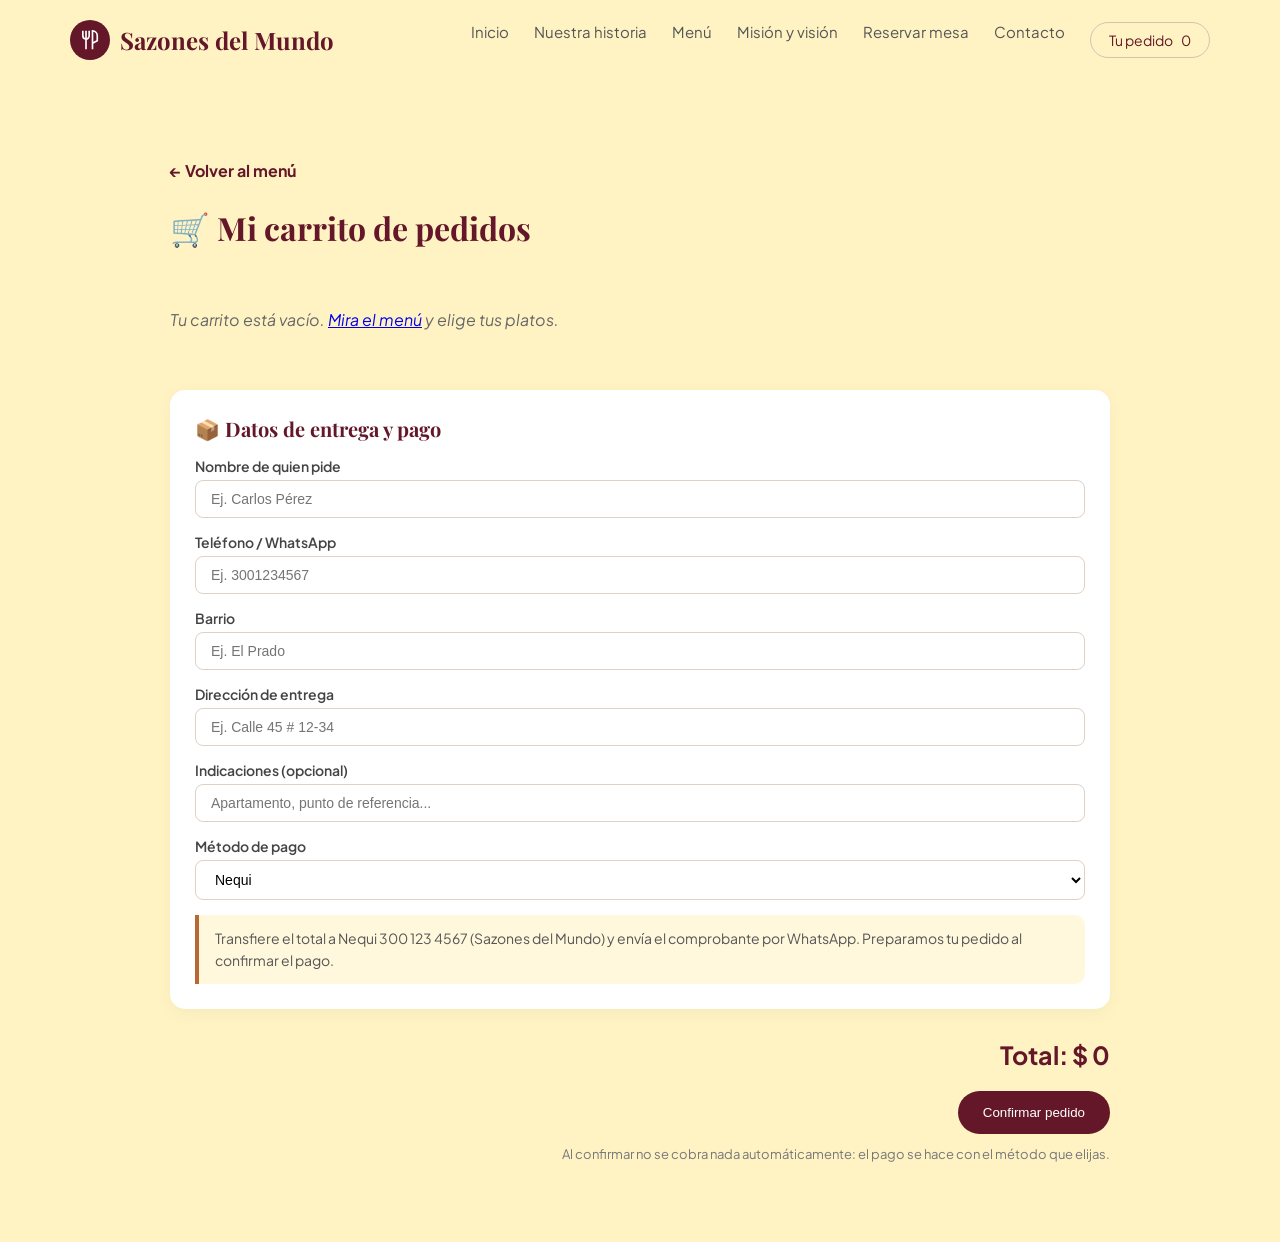
<file: Cart.html>
<!DOCTYPE html>
<html lang="es">
<head>
    <meta charset="UTF-8">
    <meta name="viewport" content="width=device-width, initial-scale=1.0">
    <title>Mi pedido | Sazones del Mundo</title>
    <link rel="preconnect" href="https://fonts.googleapis.com">
    <link rel="preconnect" href="https://fonts.gstatic.com" crossorigin>
    <link href="https://fonts.googleapis.com/css2?family=Playfair+Display:ital,wght@0,600;0,700;1,400&family=Plus+Jakarta+Sans:wght@400;500;600;700&display=swap" rel="stylesheet">
    <link rel="stylesheet" href="style.css">
    <style>
        .carrito {
            max-width: 1000px;
            margin: 50px auto;
            padding: 30px;
        }

        .carrito h1 {
            color: #631728;
            font-family: 'Playfair Display', serif;
            margin-bottom: 30px;
        }

        .producto-carrito {
            display: flex;
            align-items: center;
            gap: 20px;
            padding: 20px 0;
            border-bottom: 1px solid #dfd1c3;
        }

        .producto-carrito img {
            width: 110px;
            height: 90px;
            object-fit: cover;
            border-radius: 15px;
        }

        .producto-info {
            flex: 1;
        }

        .producto-info h3 {
            color: #631728;
            margin-bottom: 8px;
        }

        .cantidad-control {
            display: flex;
            align-items: center;
            gap: 10px;
            margin-top: 8px;
        }

        .cantidad-control button {
            width: 28px;
            height: 28px;
            border-radius: 50%;
            border: 1px solid #631728;
            background: #fff;
            color: #631728;
            font-size: 16px;
            cursor: pointer;
        }

        .cantidad-control span {
            min-width: 20px;
            text-align: center;
            font-weight: bold;
        }

        .producto-subtotal {
            color: #631728;
            font-weight: bold;
        }

        .eliminar {
            border: none;
            cursor: pointer;
            padding: 7px 12px;
            border-radius: 8px;
            background: #f3eae0;
            color: #631728;
            font-size: 16px;
        }

        .resumen {
            margin-top: 30px;
            text-align: right;
        }

        .total {
            color: #631728;
            font-size: 25px;
            font-weight: bold;
            margin-bottom: 20px;
        }

        .btn-comprar {
            display: inline-block;
            background: #631728;
            color: white;
            padding: 14px 25px;
            border-radius: 25px;
            text-decoration: none;
            border: none;
            cursor: pointer;
        }

        .btn-volver {
            display: inline-block;
            margin-bottom: 25px;
            color: #631728;
            text-decoration: none;
            font-weight: bold;
        }

        .vacio {
            color: #666;
            padding: 30px 0;
            font-style: italic;
        }

        .info-pago {
            background: #fff8dc;
            border-left: 4px solid #b86835;
            padding: 12px 16px;
            border-radius: 0 10px 10px 0;
            font-size: 14px;
            line-height: 1.6;
            color: #555;
        }

        .lista-pedido {
            margin: 10px 0 15px 20px;
            line-height: 1.8;
            text-align: left;
        }

        .datos-pedido {
            text-align: left;
            display: inline-block;
            margin: 15px 0;
            line-height: 1.8;
            color: #444;
        }

        @media (max-width: 600px) {
            .producto-carrito {
                flex-wrap: wrap;
            }

            .carrito {
                padding: 20px;
            }
        }
    </style>
</head>
<body>

    <header class="header">
        <div class="header-container">
            <a href="Index.html" class="logo">
                <div class="logo-icon">
                    <svg viewBox="0 0 24 24" fill="none" stroke="#ffffff" stroke-width="2" width="20" height="20">
                        <path d="M11 1v6a3.8 3.8 0 0 1-7.6 0V1"></path>
                        <line x1="7.2" y1="1" x2="7.2" y2="23"></line>
                        <path d="M15 23V1a5.7 5.7 0 0 1 5.7 5.7V13l-5.7 3"></path>
                    </svg>
                </div>
                <span class="logo-text">Sazones del Mundo</span>
            </a>
            <nav class="nav-menu">
                <a href="Index.html" class="nav-link">Inicio</a>
                <a href="Our_Story.html" class="nav-link">Nuestra historia</a>
                <a href="Menu.html" class="nav-link">Menú</a>
                <a href="Mission-Vision.html" class="nav-link">Misión y visión</a>
                <a href="Reservations.html" class="nav-link">Reservar mesa</a>
                <a href="Contact.html" class="nav-link">Contacto</a>
                <a href="Cart.html" class="btn-order">
                    <span>Tu pedido</span>
                    <span id="cart-count">0</span>
                </a>
            </nav>
        </div>
    </header>

    <main class="carrito">
        <a href="Menu.html" class="btn-volver">← Volver al menú</a>

        <h1>🛒 Mi carrito de pedidos</h1>

        <!-- Aquí se cargan dinámicamente los productos -->
        <div id="productos-carrito"></div>

        <!-- Formulario de datos de entrega y pago -->
        <form id="formulario-pedido" class="seccion-checkout" style="background: #fff; padding: 25px; border-radius: 15px; margin-top: 30px; text-align: left; box-shadow: 0 4px 18px rgba(0,0,0,0.04);">
            <h3 style="color: #631728; font-family: 'Playfair Display', serif; margin-bottom: 15px; font-size: 20px;">📦 Datos de entrega y pago</h3>

            <div style="display: grid; gap: 15px;">
                <div>
                    <label style="display: block; font-weight: 600; font-size: 14px; color: #444; margin-bottom: 5px;">Nombre de quien pide</label>
                    <input type="text" id="nombre-cliente" required placeholder="Ej. Carlos Pérez" style="width: 100%; padding: 10px 15px; border: 1px solid #dfd1c3; border-radius: 8px; font-size: 14px;">
                </div>
                <div>
                    <label style="display: block; font-weight: 600; font-size: 14px; color: #444; margin-bottom: 5px;">Teléfono / WhatsApp</label>
                    <input type="tel" id="telefono-cliente" required pattern="[0-9 ]{10,}" title="Mínimo 10 dígitos" placeholder="Ej. 3001234567" style="width: 100%; padding: 10px 15px; border: 1px solid #dfd1c3; border-radius: 8px; font-size: 14px;">
                </div>
                <div>
                    <label style="display: block; font-weight: 600; font-size: 14px; color: #444; margin-bottom: 5px;">Barrio</label>
                    <input type="text" id="barrio-cliente" required placeholder="Ej. El Prado" style="width: 100%; padding: 10px 15px; border: 1px solid #dfd1c3; border-radius: 8px; font-size: 14px;">
                </div>
                <div>
                    <label style="display: block; font-weight: 600; font-size: 14px; color: #444; margin-bottom: 5px;">Dirección de entrega</label>
                    <input type="text" id="direccion-cliente" required placeholder="Ej. Calle 45 # 12-34" style="width: 100%; padding: 10px 15px; border: 1px solid #dfd1c3; border-radius: 8px; font-size: 14px;">
                </div>
                <div>
                    <label style="display: block; font-weight: 600; font-size: 14px; color: #444; margin-bottom: 5px;">Indicaciones (opcional)</label>
                    <input type="text" id="indicaciones-cliente" placeholder="Apartamento, punto de referencia..." style="width: 100%; padding: 10px 15px; border: 1px solid #dfd1c3; border-radius: 8px; font-size: 14px;">
                </div>
                <div>
                    <label style="display: block; font-weight: 600; font-size: 14px; color: #444; margin-bottom: 5px;">Método de pago</label>
                    <select id="metodo-pago" style="width: 100%; padding: 10px 15px; border: 1px solid #dfd1c3; border-radius: 8px; font-size: 14px; background: #fff;">
                        <option value="Nequi">Nequi</option>
                        <option value="Bancolombia">Bancolombia</option>
                        <option value="Efectivo">Efectivo contra entrega</option>
                    </select>
                </div>
                <div id="info-pago" class="info-pago"></div>
            </div>
        </form>

        <div class="resumen">
            <p class="total">
                Total: <span id="total-carrito">$ 0</span>
            </p>
            <button class="btn-comprar" id="checkout-btn">
                Confirmar pedido
            </button>
            <p style="font-size: 13px; color: #777; margin-top: 12px;">Al confirmar no se cobra nada automáticamente: el pago se hace con el método que elijas.</p>
        </div>

        <!-- Mensaje de confirmación (oculto por defecto) -->
        <div id="mensaje-exito" style="display: none; text-align: center; padding: 40px; background: #fff; border-radius: 20px; box-shadow: 0 4px 18px rgba(0,0,0,0.06); margin-top: 20px;">
            <div style="font-size: 50px; margin-bottom: 15px;">🎉</div>
            <h2 style="color: #631728; font-family: 'Playfair Display', serif; margin-bottom: 10px;">¡Pedido recibido!</h2>
            <div id="resumen-pedido"></div>
            <a href="Menu.html" style="display: inline-block; margin-top: 20px; background: #631728; color: white; padding: 12px 25px; border-radius: 25px; text-decoration: none; font-weight: bold;">Volver al menú principal</a>
        </div>
    </main>

    <script src="menu.js"></script>
</body>
</html>
</file>
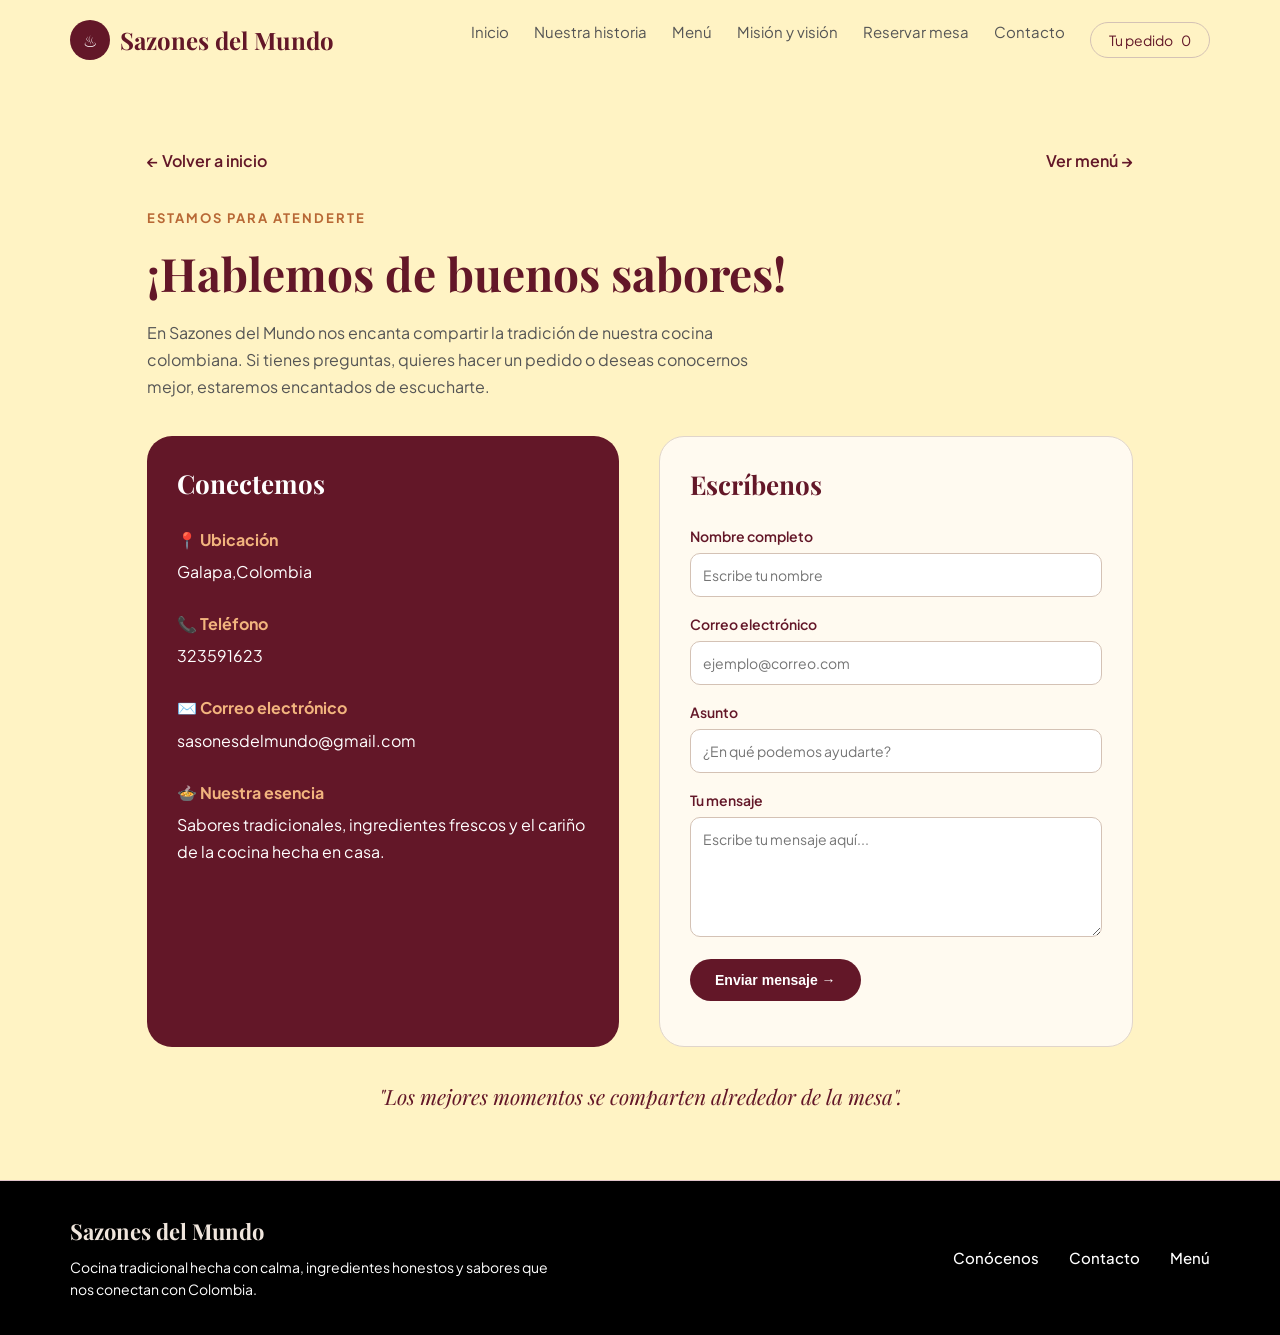
<file: Contact.html>
<!DOCTYPE html>
<html lang="es">
<head>
    <meta charset="UTF-8">
    <meta name="viewport" content="width=device-width, initial-scale=1.0">
    <title>Contacto|Sasones del Mundo</title>

    <link rel="stylesheet" href="style.css">

    <link href="https://fonts.googleapis.com/css2?family=Playfair+Display:wght@400;700&family=Plus+Jakarta+Sans:wght@400;500;600&display=swap"
        rel="stylesheet">

    <style>
        .contacto {
            max-width: 1100px;
            margin: 40px auto;
            padding: 30px;
        }

        .contacto-etiqueta {
            color: #b86835;
            font-size: 13px;
            font-weight: bold;
            letter-spacing: 2px;
        }

        .contacto h1 {
            font-family: 'Playfair Display', serif;
            font-size: 46px;
            color: #631728;
            margin: 15px 0;
        }

        .contacto-descripcion {
            color: #555555;
            font-size: 16px;
            line-height: 1.7;
            max-width: 650px;
            margin-bottom: 35px;
        }

        .contacto-contenedor {
            display: flex;
            gap: 40px;
            align-items: stretch;
        }

        .contacto-informacion,
        .contacto-formulario {
            flex: 1;
            padding: 30px;
            border-radius: 25px;
        }

        .contacto-informacion {
            background-color: #631728;
            color: #ffffff;
        }

        .contacto-informacion h2,
        .contacto-formulario h2 {
            font-family: 'Playfair Display', serif;
            font-size: 26px;
            margin-bottom: 25px;
        }

        .contacto-dato {
            margin-bottom: 25px;
            line-height: 1.7;
        }

        .contacto-dato strong {
            display: block;
            color: #f2b47e;
            margin-bottom: 5px;
        }

        .contacto-formulario {
            background-color: #fffaf0;
            border: 1px solid #e0d5cb;
        }

        .contacto-formulario h2 {
            color: #631728;
        }

        .campo {
            margin-bottom: 18px;
        }

        .campo label {
            display: block;
            color: #631728;
            font-size: 14px;
            font-weight: 600;
            margin-bottom: 8px;
        }

        .campo input,
        .campo textarea {
            width: 100%;
            padding: 12px;
            border: 1px solid #d4c2b5;
            border-radius: 10px;
            font-family: 'Plus Jakarta Sans', sans-serif;
            font-size: 14px;
            background-color: #ffffff;
        }

        .campo textarea {
            min-height: 120px;
            resize: vertical;
        }

        .campo input:focus,
        .campo textarea:focus {
            outline: 2px solid #b86835;
            border-color: transparent;
        }

        .btn-contacto {
            background-color: #631728;
            color: #ffffff;
            border: none;
            border-radius: 25px;
            padding: 13px 25px;
            font-size: 14px;
            font-weight: 600;
            cursor: pointer;
        }

        .btn-contacto:hover {
            background-color: #7b1d32;
        }

        .contacto-regreso {
            display: flex;
            justify-content: space-between;
            align-items: center;
            gap: 20px;
            margin-bottom: 35px;
        }

        .contacto-regreso a {
            color: #631728;
            text-decoration: none;
            font-weight: 600;
        }

        .contacto-regreso a:hover {
            color: #b86835;
        }

        .contacto-frase {
            margin-top: 35px;
            text-align: center;
            color: #631728;
            font-family: 'Playfair Display', serif;
            font-size: 21px;
            font-style: italic;
        }

        @media (max-width: 750px) {
            .contacto {
                margin: 20px auto;
                padding: 20px;
            }

            .contacto h1 {
                font-size: 34px;
            }

            .contacto-contenedor {
                flex-direction: column;
            }

            .contacto-regreso {
                flex-wrap: wrap;
            }
        }
    </style>
</head>

<body>

    <header class="header">
        <div class="header-container">

            <a href="index.html" class="logo">
                <div class="logo-icon">
                    <span style="color: white;">♨</span>
                </div>

                <span class="logo-text">Sazones del Mundo</span>
            </a>

            <nav class="nav-menu">
                <a href="Index.html" class="nav-link">Inicio</a>
                <a href="Our_Story.html" class="nav-link">Nuestra historia</a>
                <a href="Menu.html" class="nav-link">Menú</a>
                <a href="Mission-Vision.html" class="nav-link">Misión y visión</a>
                <a href="Reservations.html" class="nav-link">Reservar mesa</a>
                <a href="Contact.html" class="nav-link">Contacto</a>
                <a href="Cart.html" class="btn-order">

                    <span>Tu pedido</span>
                    <span id="cart-count">0</span>
                </a>
            </nav>

        </div>
    </header>

    <main class="contacto">

        <div class="contacto-regreso">
            <a href="index.html">← Volver a inicio</a>
            <a href="Menu.html">Ver menú →</a>
        </div>

        <span class="contacto-etiqueta">ESTAMOS PARA ATENDERTE</span>

        <h1>¡Hablemos de buenos sabores!</h1>

        <p class="contacto-descripcion">
            En Sazones del Mundo nos encanta compartir la tradición de nuestra cocina
            colombiana. Si tienes preguntas, quieres hacer un pedido o deseas conocernos
            mejor, estaremos encantados de escucharte.
        </p>

        <div class="contacto-contenedor">

            <section class="contacto-informacion">

                <h2>Conectemos</h2>

                <div class="contacto-dato">
                    <strong>📍 Ubicación</strong>
                    <span>Galapa,Colombia</span>
                </div>

                <div class="contacto-dato">
                    <strong>📞 Teléfono</strong>
                    <span>323591623</span>
                </div>

                <div class="contacto-dato">
                    <strong>✉️ Correo electrónico</strong>
                    <span>sasonesdelmundo@gmail.com</span>
                </div>

                <div class="contacto-dato">
                    <strong>🍲 Nuestra esencia</strong>
                    <span>
                        Sabores tradicionales, ingredientes frescos y el cariño
                        de la cocina hecha en casa.
                    </span>
                </div>

            </section>

            <section class="contacto-formulario">

                <h2>Escríbenos</h2>

                <form id="formulario-contacto">

                    <div class="campo">
                        <label for="nombre">Nombre completo</label>
                        <input type="text" id="nombre" name="nombre"
                            placeholder="Escribe tu nombre" required>
                    </div>

                    <div class="campo">
                        <label for="correo">Correo electrónico</label>
                        <input type="email" id="correo" name="correo"
                            placeholder="ejemplo@correo.com" required>
                    </div>

                    <div class="campo">
                        <label for="asunto">Asunto</label>
                        <input type="text" id="asunto" name="asunto"
                            placeholder="¿En qué podemos ayudarte?" required>
                    </div>

                    <div class="campo">
                        <label for="mensaje">Tu mensaje</label>
                        <textarea id="mensaje" name="mensaje"
                            placeholder="Escribe tu mensaje aquí..." required></textarea>
                    </div>

                    <button type="submit" class="btn-contacto">
                        Enviar mensaje →
                    </button>

                    <p id="respuesta-contacto" role="status"
                        style="margin-top: 15px; font-size: 14px;"></p>

                </form>

            </section>

        </div>

        <p class="contacto-frase">
            "Los mejores momentos se comparten alrededor de la mesa".
        </p>

    </main>

    <footer>
        <div class="contenedor-footer">

            <div class="footer-left">
                <span class="footer-title">Sazones del Mundo</span>

                <p class="footer-description">
                    Cocina tradicional hecha con calma, ingredientes honestos
                    y sabores que nos conectan con Colombia.
                </p>
            </div>

            <div class="footer-right">
                <a href="Our_Story.html" class="footer-link">Conócenos</a>
                <a href="Contact.html" class="footer-link">Contacto</a>
                <a href="Menu.html" class="footer-link">Menú</a>
            </div>

        </div>
    </footer>

    <script src="menu.js"></script>
    <script>
        document.getElementById("formulario-contacto").addEventListener("submit", function (evento) {
            evento.preventDefault();

            document.getElementById("respuesta-contacto").textContent =
                "Gracias por escribirnos. El formulario es una demostración y tu mensaje todavía no se ha enviado.";

            this.reset();
        });
    </script>

</body>

</html>
</file>
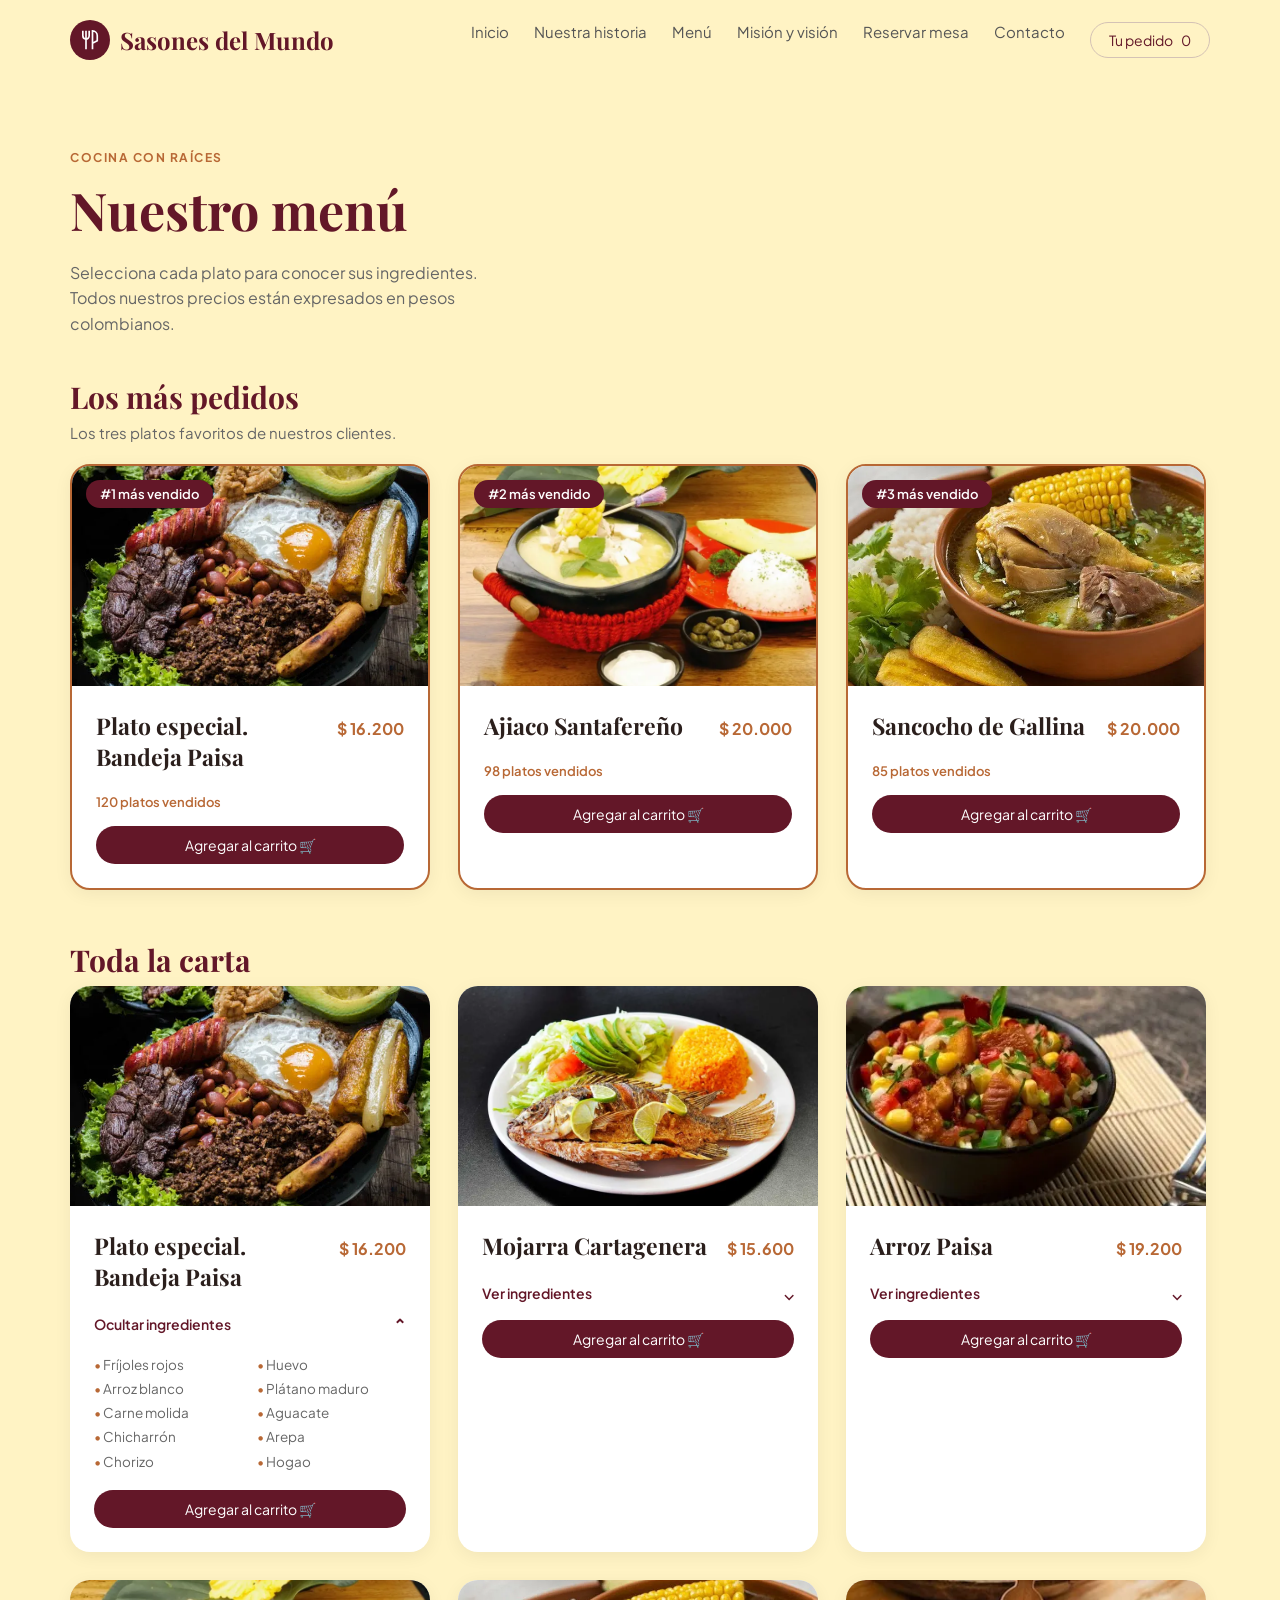
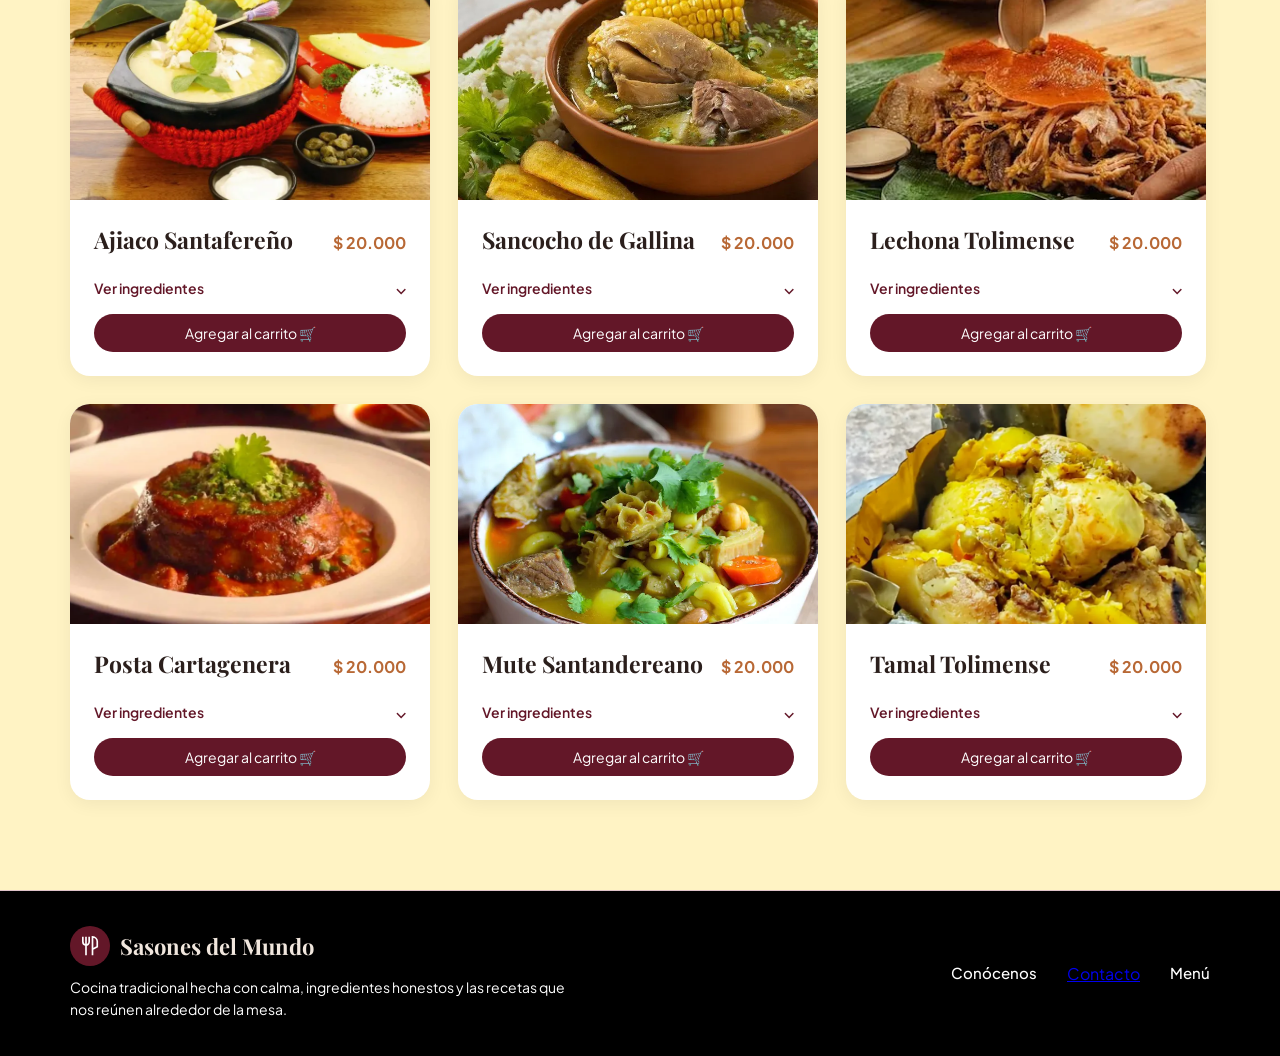
<file: Menu.html>
<!DOCTYPE html>
<html lang="es">

<head>
    <meta charset="UTF-8">
    <meta name="viewport" content="width=device-width, initial-scale=1.0">
    <title>Menú | Sasones del Mundo</title>
    <!-- Fuentes de Google -->
    <link rel="preconnect" href="https://fonts.googleapis.com">
    <link rel="preconnect" href="https://fonts.gstatic.com" crossorigin>
    <link
        href="https://fonts.googleapis.com/css2?family=Playfair+Display:ital,wght@0,600;0,700;1,400&family=Plus+Jakarta+Sans:wght@400;500;600;700&display=swap"
        rel="stylesheet">
    <!-- Estilos CSS -->
    <link rel="stylesheet" href="style.css">
</head>

<body>
    <!-- Encabezado / Navegación -->
    <header class="header">
        <div class="header-container">
            <!-- Logo -->
            <a href="Index.html" class="logo">
                <div class="logo-icon">
                    <svg viewBox="0 0 24 24" fill="none" stroke="#ffffff" stroke-width="2">
                        <path d="M11 1v6a3.8 3.8 0 0 1-7.6 0V1"></path>
                        <line x1="7.2" y1="1" x2="7.2" y2="23"></line>
                        <path d="M15 23V1a5.7 5.7 0 0 1 5.7 5.7V13l-5.7 3"></path>
                    </svg>
                </div>
                <span class="logo-text">Sasones del Mundo</span>
            </a>

            <!-- Menú Central -->
            <nav class="nav-menu">
                <a href="Index.html" class="nav-link">Inicio</a>
                <a href="Our_Story.html" class="nav-link">Nuestra historia</a>
                <a href="Menu.html" class="nav-link">Menú</a>
                <a href="Mission-Vision.html" class="nav-link">Misión y visión</a>
                <a href="Reservations.html" class="nav-link">Reservar mesa</a>
                <a href="Contact.html" class="nav-link">Contacto</a>
                <a href="Cart.html" class="btn-order">

                    <span>Tu pedido</span>
                    <span id="cart-count">0</span>
                </a>
            </nav>
        </div>
    </header>

    <!-- Sección Principal del Menú -->
    <main class="seccion-principal">
        <div class="contenedor-principal-menu">
            <div class="menu-cabecera">
                <div class="tag-subtitle">
                    <span>COCINA CON RAÍCES</span>
                </div>
                <h1 class="titulo-principal">Nuestro menú</h1>
                <p class="descripcion">
                    Selecciona cada plato para conocer sus ingredientes. Todos nuestros precios están expresados en
                    pesos colombianos.
                </p>
            </div>

            <!-- Los 3 platos más vendidos -->
            <section class="mas-vendidos" aria-labelledby="titulo-mas-vendidos">
                <h2 id="titulo-mas-vendidos" class="mas-vendidos-titulo">Los más pedidos</h2>
                <p class="mas-vendidos-sub">Los tres platos favoritos de nuestros clientes.</p>
                <div id="contenedor-mas-vendidos" class="contenedor-menu"></div>
            </section>

            <h2 class="mas-vendidos-titulo" style="margin-top:50px;">Toda la carta</h2>
            <!-- Contenedor donde JavaScript carga los platos -->
            <div id="contenedor-menu" class="contenedor-menu"></div>
        </div>
    </main>

    <!-- Footer -->
    <footer>
        <div class="contenedor-footer">
            <div class="footer-left">
                <a href="Index.html" class="logo">
                    <div class="logo-icon">
                        <svg viewBox="0 0 24 24" fill="none" stroke="#ffffff" stroke-width="2">
                            <path d="M11 1v6a3.8 3.8 0 0 1-7.6 0V1"></path>
                            <line x1="7.2" y1="1" x2="7.2" y2="23"></line>
                            <path d="M15 23V1a5.7 5.7 0 0 1 5.7 5.7V13l-5.7 3"></path>
                        </svg>
                    </div>
                    <span class="footer-title">Sasones del Mundo</span>
                </a>
                <p class="footer-description">Cocina tradicional hecha con calma, ingredientes honestos y las recetas
                    que nos reúnen alrededor de la mesa.</p>
            </div>
            <div class="footer-right">
                <a href="Our_Story.html" class="footer-link">Conócenos</a>
                <a href="Contact.html class="footer-link">Contacto</a>
                <a href="Menu.html" class="footer-link">Menú</a>
            </div>
        </div>
    </footer>

    <!-- Archivo JavaScript para cargar dinámicamente el menú -->
    <script src="menu.js"></script>
</body>

</html>
</file>
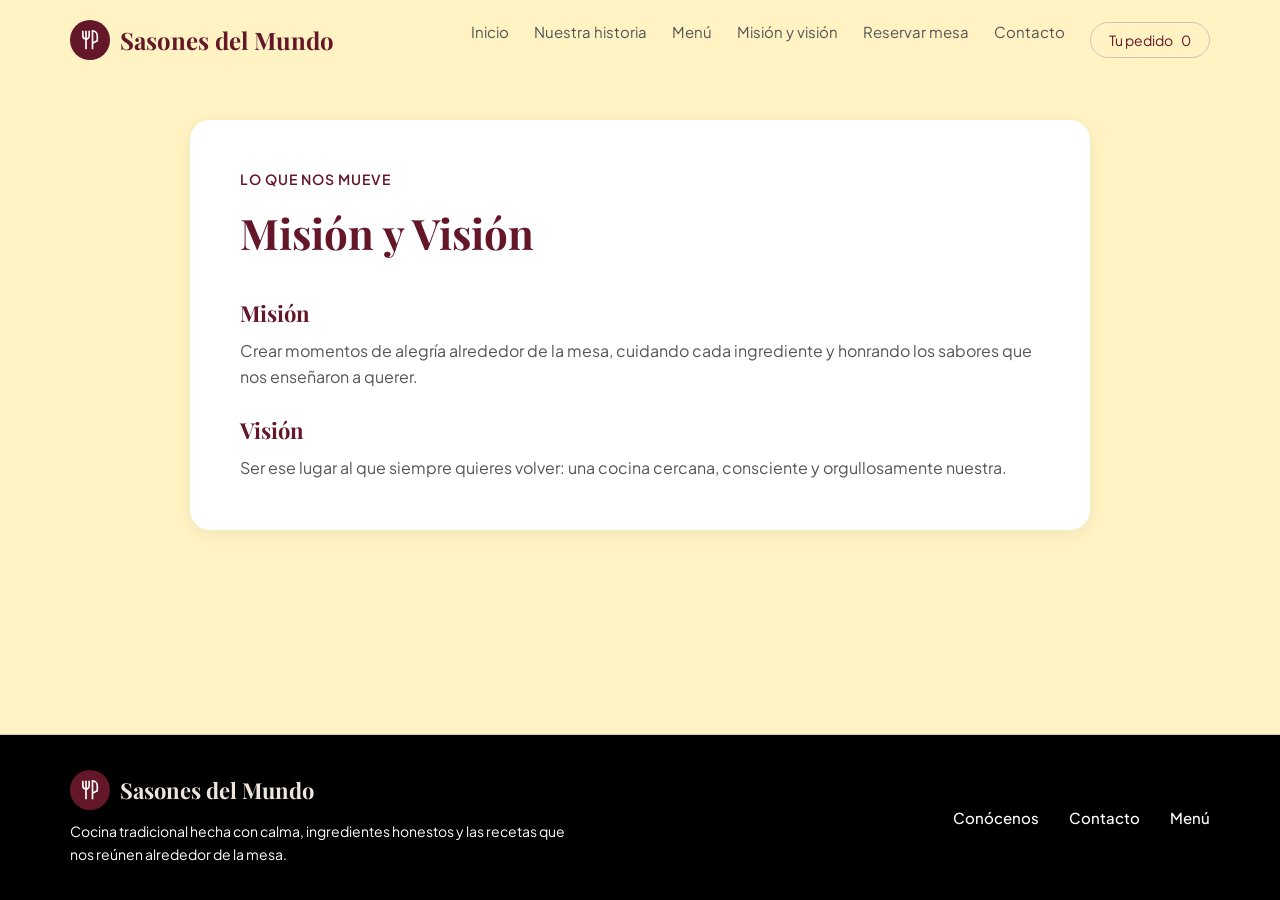
<file: Mission-Vision.html>
<!DOCTYPE html>
<html lang="es">
<head>
    <meta charset="UTF-8">
    <meta name="viewport" content="width=device-width, initial-scale=1.0">
    <title>Misión y Visión | Sazones del Mundo</title>
    <!-- Fuentes de Google -->
    <link rel="preconnect" href="https://fonts.googleapis.com">
    <link rel="preconnect" href="https://fonts.gstatic.com" crossorigin>
    <link href="https://fonts.googleapis.com/css2?family=Playfair+Display:ital,wght@0,600;0,700;1,400&family=Plus+Jakarta+Sans:wght@400;500;600;700&display=swap" rel="stylesheet">
    <!-- Estilos CSS -->
    <link rel="stylesheet" href="style.css">
</head>
<body>

    <!-- Encabezado / Navegación Estándar -->
    <header class="header">
        <div class="header-container">
            <!-- Logo completo -->
            <a href="index.html" class="logo">
                <div class="logo-icon">
                    <svg viewBox="0 0 24 24" fill="none" stroke="#ffffff" stroke-width="2" width="20" height="20">
                        <path d="M11 1v6a3.8 3.8 0 0 1-7.6 0V1"></path>
                        <line x1="7.2" y1="1" x2="7.2" y2="23"></line>
                        <path d="M15 23V1a5.7 5.7 0 0 1 5.7 5.7V13l-5.7 3"></path>
                    </svg>
                </div>
                <span class="logo-text">Sasones del Mundo</span>
            </a>

            <!-- Menú de Navegación completo -->
            <nav class="nav-menu">
                <a href="index.html" class="nav-link">Inicio</a>
                <a href="Our_Story.html" class="nav-link">Nuestra historia</a>
                <a href="Menu.html" class="nav-link">Menú</a>
                <a href="Mission-Vision.html" class="nav-link">Misión y visión</a>
                <a href="Reservations.html" class="nav-link">Reservar mesa</a>
                <a href="Contact.html" class="nav-link">Contacto</a>
                
                <!-- Botón Tu pedido con contador -->
                <a href="Reservations.html" class="btn-order">
                    <span>Tu pedido</span>
                    <span id="cart-count">0</span>
                </a>
            </nav>
        </div>
    </header>

    <!-- Contenido Principal: Misión y Visión -->
    <main class="seccion-principal" style="padding: 40px 20px;">
        <div class="contenedor-principal" style="display: block; max-width: 900px; margin: 0 auto; background: #fff; border-radius: 20px; box-shadow: 0 4px 18px rgba(0,0,0,0.06); padding: 50px;">
        
            
            <div style="display: flex; flex-direction: column; gap: 20px;">
                <span style="color: #631728; font-weight: 600; letter-spacing: 1px; font-size: 14px; text-transform: uppercase;">Lo que nos mueve</span>
                <h1 style="color: #631728; font-family: 'Playfair Display', serif; font-size: 42px; line-height: 1.2;">Misión y Visión</h1>
                
                <div style="margin-top: 20px; display: grid; gap: 25px;">
                    <div>
                        <h3 style="color: #631728; font-family: 'Playfair Display', serif; font-size: 22px; margin-bottom: 10px;">Misión</h3>
                        <p style="color: #555; font-size: 16px; line-height: 1.6;">Crear momentos de alegría alrededor de la mesa, cuidando cada ingrediente y honrando los sabores que nos enseñaron a querer.</p>
                    </div>
                    <div>
                        <h3 style="color: #631728; font-family: 'Playfair Display', serif; font-size: 22px; margin-bottom: 10px;">Visión</h3>
                        <p style="color: #555; font-size: 16px; line-height: 1.6;">Ser ese lugar al que siempre quieres volver: una cocina cercana, consciente y orgullosamente nuestra.</p>
                    </div>
                </div>
            </div>
        </div>
    </main>

    <!-- Footer -->
    <footer>
        <div class="contenedor-footer">
            <div class="footer-left">
                <a href="index.html" class="logo">
                    <div class="logo-icon">
                        <svg viewBox="0 0 24 24" fill="none" stroke="#ffffff" stroke-width="2" width="20" height="20">
                            <path d="M11 1v6a3.8 3.8 0 0 1-7.6 0V1"></path>
                            <line x1="7.2" y1="1" x2="7.2" y2="23"></line>
                            <path d="M15 23V1a5.7 5.7 0 0 1 5.7 5.7V13l-5.7 3"></path>
                        </svg>
                    </div>
                    <span class="footer-title">Sasones del Mundo</span>
                </a>
                <p class="footer-description">Cocina tradicional hecha con calma, ingredientes honestos y las recetas que nos reúnen alrededor de la mesa.</p>
            </div>
            <div class="footer-right">
                <a href="Our_Story.html" class="footer-link">Conócenos</a>
                <a href="Contact.html" class="footer-link">Contacto</a>
                <a href="Menu.html" class="footer-link">Menú</a>
            </div>
        </div>
    </footer>

    <!-- Script único para mantener sincronizado el contador del carrito -->
    <script src="menu.js"></script>
</body>
</html>
</file>
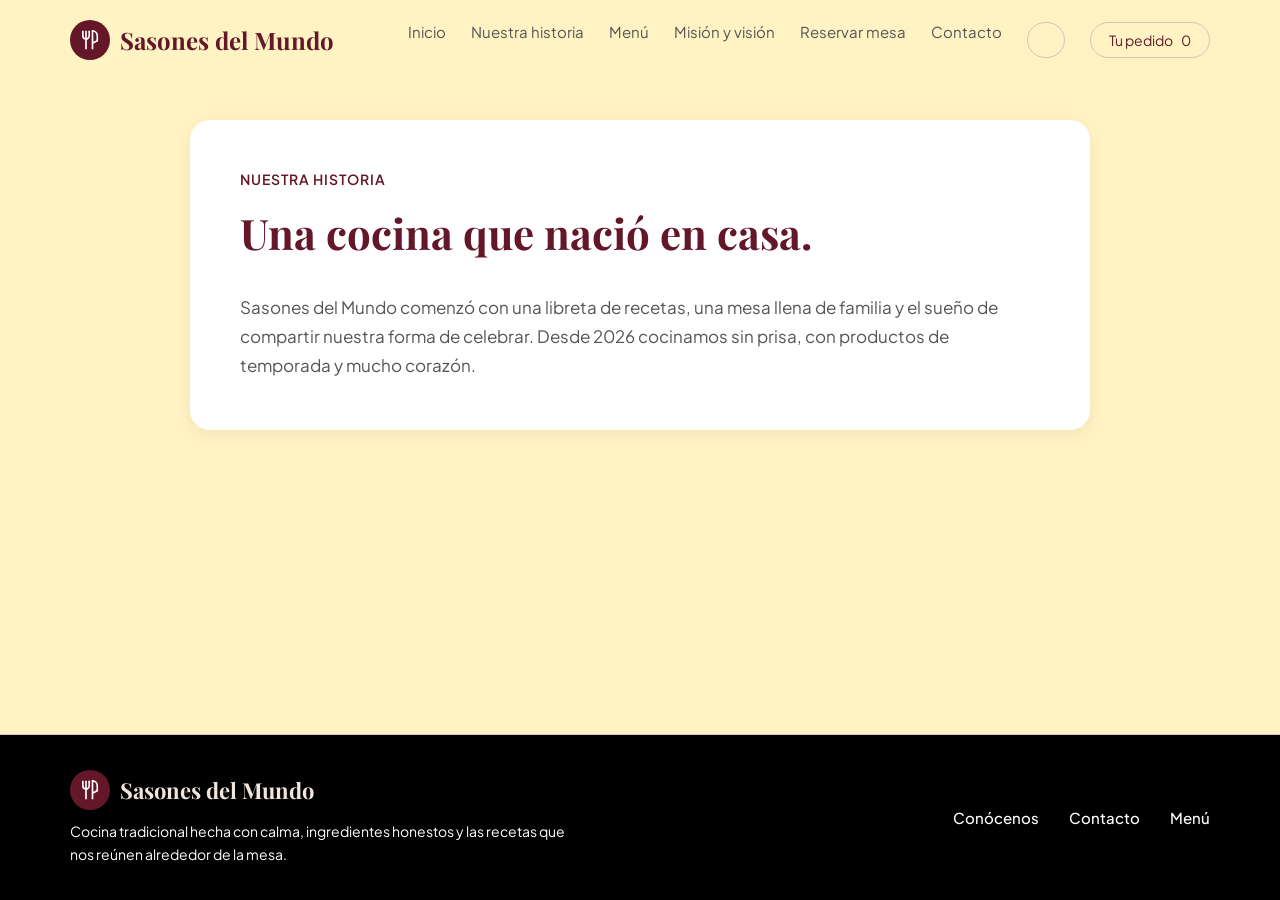
<file: Our_Story.html>
<!DOCTYPE html>
<html lang="es">
<head>
    <meta charset="UTF-8">
    <meta name="viewport" content="width=device-width, initial-scale=1.0">
    <title>Nuestra Historia | Sasones del Mundo</title>
    <!-- Fuentes de Google -->
    <link rel="preconnect" href="https://fonts.googleapis.com">
    <link rel="preconnect" href="https://fonts.gstatic.com" crossorigin>
    <link href="https://fonts.googleapis.com/css2?family=Playfair+Display:ital,wght@0,600;0,700;1,400&family=Plus+Jakarta+Sans:wght@400;500;600;700&display=swap" rel="stylesheet">
    <!-- Estilos CSS -->
    <link rel="stylesheet" href="style.css">
</head>
<body>

    <!-- Encabezado / Navegación Estándar -->
    <header class="header">
        <div class="header-container">
            <!-- Logo completo -->
            <a href="index.html" class="logo">
                <div class="logo-icon">
                    <svg viewBox="0 0 24 24" fill="none" stroke="#ffffff" stroke-width="2" width="20" height="20">
                        <path d="M11 1v6a3.8 3.8 0 0 1-7.6 0V1"></path>
                        <line x1="7.2" y1="1" x2="7.2" y2="23"></line>
                        <path d="M15 23V1a5.7 5.7 0 0 1 5.7 5.7V13l-5.7 3"></path>
                    </svg>
                </div>
                <span class="logo-text">Sasones del Mundo</span>
            </a>

            <!-- Menú de Navegación completo -->
            <nav class="nav-menu">
                <a href="index.html" class="nav-link">Inicio</a>
                <a href="Our_Story.html" class="nav-link">Nuestra historia</a>
                <a href="Menu.html" class="nav-link">Menú</a>
                <a href="Mission-Vision.html" class="nav-link">Misión y visión</a>
                <a href="Reservations.html" class="nav-link">Reservar mesa</a>
                <a href="Contact.html" class="nav-link">Contacto</a>
                <a href="Cart.html" class="btn-order">

                
                <!-- Botón Tu pedido con contador -->
                <a href="Reservations.html" class="btn-order">
                    <span>Tu pedido</span>
                    <span id="cart-count">0</span>
                </a>
            </nav>
        </div>
    </header>

    <!-- Contenido Principal: Nuestra Historia -->
    <main class="seccion-principal" style="padding: 40px 20px;">
        <div class="contenedor-principal" style="display: block; max-width: 900px; margin: 0 auto; background: #fff; border-radius: 20px; box-shadow: 0 4px 18px rgba(0,0,0,0.06); padding: 50px;">
    
            
            <div style="display: flex; flex-direction: column; gap: 20px;">
                <span style="color: #631728; font-weight: 600; letter-spacing: 1px; font-size: 14px; text-transform: uppercase;">Nuestra Historia</span>
                <h1 style="color: #631728; font-family: 'Playfair Display', serif; font-size: 42px; line-height: 1.2;">Una cocina que nació en casa.</h1>
                
                <p style="color: #555; font-size: 17px; line-height: 1.7; margin-top: 15px;">
                    Sasones del Mundo comenzó con una libreta de recetas, una mesa llena de familia y el sueño de compartir nuestra forma de celebrar. Desde 2026 cocinamos sin prisa, con productos de temporada y mucho corazón.
                </p>
            </div>
        </div>
    </main>

    <!-- Footer -->
    <footer>
        <div class="contenedor-footer">
            <div class="footer-left">
                <a href="index.html" class="logo">
                    <div class="logo-icon">
                        <svg viewBox="0 0 24 24" fill="none" stroke="#ffffff" stroke-width="2" width="20" height="20">
                            <path d="M11 1v6a3.8 3.8 0 0 1-7.6 0V1"></path>
                            <line x1="7.2" y1="1" x2="7.2" y2="23"></line>
                            <path d="M15 23V1a5.7 5.7 0 0 1 5.7 5.7V13l-5.7 3"></path>
                        </svg>
                    </div>
                    <span class="footer-title">Sasones del Mundo</span>
                </a>
                <p class="footer-description">Cocina tradicional hecha con calma, ingredientes honestos y las recetas que nos reúnen alrededor de la mesa.</p>
            </div>
            <div class="footer-right">
                <a href="Our_Story.html" class="footer-link">Conócenos</a>
                <a href="Contact.html" class="footer-link">Contacto</a>
                <a href="Menu.html" class="footer-link">Menú</a>
            </div>
        </div>
    </footer>

    <!-- Script único para mantener sincronizado el contador del carrito -->
    <script src="menu.js"></script>
</body>
</html>
</file>
<file: style.css>
/* =========================================
   ¿POR QUÉ AMARILLO? (#FFF3C4, fondo del body)
   El amarillo cálido recuerda el sol, el maíz, la arepa y el plátano maduro,
   y evoca la bandera de Colombia. Abre el apetito y se siente acogedor.
   El vino tinto (#631728) da contraste y elegancia a textos y botones.
   ========================================= */

/* =========================================
   ESTILOS GENERALES
   ========================================= */
* {
    margin: 0;
    padding: 0;
    box-sizing: border-box;
}

body {
    background-color: #FFF3C4;
    font-family: 'Plus Jakarta Sans', sans-serif;
    color: #333333;
    min-height: 100vh;
    display: flex;
    flex-direction: column;
}

/* =========================================
   CARRITO DE COMPRAS (MODAL)
   ========================================= */
.cart-modal {
    display: none;
    position: fixed;
    top: 0;
    left: 0;
    width: 100%;
    height: 100%;
    background-color: rgba(0, 0, 0, 0.5);
    z-index: 1000;
    justify-content: flex-end;
}

.cart-modal.active {
    display: flex; 
}

.cart-content {
    width: 100%;
    max-width: 400px;
    background-color: #fff9e6;
    height: 100%;
    display: flex;
    flex-direction: column;
    padding: 20px;
    box-shadow: -4px 0 15px rgba(0, 0, 0, 0.2);
}

.cart-header {
    display: flex;
    justify-content: space-between;
    align-items: center;
    border-bottom: 1px solid #d5c29a;
    padding-bottom: 15px;
}

.close-cart {
    background: none;
    border: none;
    font-size: 24px;
    cursor: pointer;
}

.cart-items {
    flex-grow: 1;
    overflow-y: auto;
    padding: 15px 0;
}

.cart-footer {
    border-top: 1px solid #d5c29a;
    padding-top: 15px;
}

.cart-total {
    display: flex;
    justify-content: space-between;
    font-size: 18px;
    font-weight: bold;
    margin-bottom: 15px;
}

.checkout-btn {
    width: 100%;
    background-color: #5c1d24;
    color: white;
    border: none;
    padding: 12px;
    border-radius: 8px;
    font-size: 16px;
    cursor: pointer;
}

/* ==========================================
   NUESTRA HISTORIA
   ========================================== */
.contenedor-NuestraHistoria {
    background: #ffffff;
    border-radius: 20px;
    box-shadow: 0 10px 30px rgba(184, 104, 53, 0.12);
    display: grid;
    grid-template-columns: 1.2fr 0.8fr;
    gap: 40px;
    padding: 50px;
    align-items: center;
    border-bottom: 6px solid #e74c3c;
    position: relative;
    overflow: hidden;
    margin: 30px auto;
    max-width: 1000px;
}

.contenedor-NuestraHistoria::before {
    content: '';
    position: absolute;
    top: 0;
    left: 0;
    width: 100%;
    height: 6px;
    background: linear-gradient(90deg, #f1c40f 33%, #2980b9 33% 66%, #e74c3c 66%);
}

.titulo-historia {
    font-family: 'Playfair Display', serif;
    font-size: 2.8rem;
    color: #2c3e50;
    line-height: 1.15;
    margin-bottom: 20px;
}

.resaltado-calido {
    color: #d35400;
}

.parrafo-historia {
    font-size: 1.05rem;
    color: #555;
    line-height: 1.6;
    margin-bottom: 25px;
}

.cita-colombiana {
    background: #fdf2e9;
    border-left: 4px solid #f1c40f;
    padding: 15px 20px;
    border-radius: 0 12px 12px 0;
    font-style: italic;
    color: #b86835;
    font-weight: 600;
    font-size: 1.05rem;
}

.marco-polaroid {
    background: white;
    padding: 12px 12px 25px 12px;
    border-radius: 12px;
    box-shadow: 0 8px 25px rgba(0,0,0,0.1);
    transform: rotate(2deg);
    transition: transform 0.3s ease;
}

.marco-polaroid:hover {
    transform: rotate(0deg) scale(1.02);
}

.img-historia-viva {
    width: 100%;
    height: 240px;
    object-fit: cover;
    border-radius: 8px;
}

.etiqueta-polaroid {
    text-align: center;
    font-family: 'Playfair Display', serif;
    font-size: 0.9rem;
    color: #e74c3c;
    margin-top: 12px;
    font-weight: bold;
}

/* =========================================
   ENCABEZADO / HEADER
   ========================================= */
.header {
    width: 100%;
    padding: 20px 0;
}

.header-container {
    max-width: 1200px;
    margin: 0 auto;
    padding: 0 30px;
    display: flex;
    justify-content: space-between;
    align-items: center;
}

.logo {
    display: flex;
    align-items: center;
    gap: 10px;
    text-decoration: none;
}

.logo-icon {
    width: 40px;
    height: 40px;
    background-color: #631728;
    border-radius: 50%;
    display: flex;
    align-items: center;
    justify-content: center;
}

.logo-icon2 {
    width: 40px;
    height: 40px;
    display: flex;
    color: #631728;
    align-items: center;
    justify-content: center;
}

.logo-icon svg {
    width: 20px;
    height: 20px;
}

.logo-text {
    font-family: 'Playfair Display', serif;
    font-size: 24px;
    font-weight: bold;
    color: #631728;
}

.nav-menu {
    display: flex;
    gap: 25px;
}

.nav-link {
    text-decoration: none;
    color: #555555;
    font-size: 15px;
}

.nav-link:hover {
    color: #631728;
}

.btn-order {
    display: flex;
    align-items: center;
    gap: 8px;
    padding: 8px 18px;
    border: 1px solid #d4c2b5;
    border-radius: 20px;
    text-decoration: none;
    color: #631728;
    font-size: 14px;
}

.btn-order:hover {
    background-color: #f0e6dd;
}

.order-icon {
    width: 16px;
    height: 16px;
}

/* =========================================
   SECCIÓN PRINCIPAL
   ========================================= */
.seccion-principal {
    flex: 1;
    padding: 40px 0 60px 0;
}

.contenedor-principal {
    max-width: 1200px;
    margin: 0 auto;
    padding: 0 30px;
    display: flex;
    align-items: center;
    gap: 50px;
} 

.descripcionNuestraHistoria {
    font-size: 16px;
    line-height: 1.6;
    color: #382f29;
    margin-bottom: 10px;
}

.contenedor-MisionVision {
    width: 100%;
    padding: 20px 0;
}

.contenedor-MisionVision > span {
    color: #b86835;
    font-size: 12px;
    font-weight: bold;
    letter-spacing: 2px;
    display: block;
    margin-bottom: 10px;
}

.contenido-texto {
    flex: 1;
}

.tag-subtitle {
    display: flex;
    align-items: center;
    gap: 6px;
    color: #b86835;
    font-size: 12px;
    font-weight: bold;
    letter-spacing: 1.5px;
    margin-bottom: 15px;
}

.tag-icon {
    width: 16px;
    height: 16px;
}

.titulo-principal {
    font-family: 'Playfair Display', serif;
    font-size: 52px;
    line-height: 1.15;
    color: #631728;
    margin-bottom: 20px;
}

.highlight {
    font-style: italic;
    color: #b86835;
    font-weight: normal;
}

.descripcion {
    font-size: 16px;
    line-height: 1.6;
    color: #666666;
    margin-bottom: 30px;
    max-width: 450px;
}

.contenedor-Cita {
    background-color: #631728;
    min-height: 150px;
    width: 90%;
    max-width: 800px;
    margin: 30px auto;
    display: flex;
    align-items: center;
    justify-content: center;
    flex-direction: column;
    border-radius: 50px;
    color: #ffffff;
    font-size: 20px;
    font-family: 'Playfair Display', serif;
    font-style: italic;
    padding: 20px;
}

.contenedor-Cita p {
    margin-top: 20px;
    font-size: 12px;
    color: #ffffff;
}

.contenedor-tabs {
    margin-top: 50px;
    display: flex;
    flex-direction: row;
    justify-content: center;
    align-items: stretch;
    gap: 40px;
    width: 100%;
}

.contenedor-tab,
.contenedor-tab2 {
    width: 50%;
    display: flex;
    flex-direction: column;
    justify-content: flex-start;
    align-items: flex-start;
    border-radius: 25px;
    padding: 30px;
}

.contenedor-tab {
    background-color: #e0d5cb;
    color: #7f1d2d;
}

.contenedor-tab2 {
    background-color: #631728;
    color: #ffffff;
}

.contenedor-tab h2,
.contenedor-tab2 h2 {
    margin-bottom: 15px;
    font-size: 20px;
}

.contenedor-tab span {
    font-size: 13px;
    color: #b86835;
    font-weight: bold;
    text-transform: uppercase;
    letter-spacing: 2.5px;
    margin-bottom: 10px;
}

.contenedor-tab2 span {
    font-size: 13px;
    color: #e59a67;
    font-weight: bold;
    text-transform: uppercase;
    letter-spacing: 2.5px;
    margin-bottom: 10px;
}

.contenedor-botones {
    display: flex;
    align-items: center;
    gap: 20px;
    margin-bottom: 45px;
}

.btn-primary {
    background-color: #631728;
    color: #ffffff;
    padding: 10px 22px;
    border-radius: 25px;
    text-decoration: none;
    font-size: 14px;
    display: flex;
    flex-direction: column;
    align-items: center;
}

.btn-primary:hover {
    background-color: #7b1d32;
}

.btn-arrow {
    font-size: 14px;
}

.btn-secondary {
    text-decoration: none;
    color: #631728;
    font-weight: bold;
    font-size: 15px;
}

.btn-secondary:hover {
    color: #b86835;
}

.info-inferior {
    border-top: 1px solid #e0d5cb;
    padding-top: 15px;
    display: flex;
    align-items: center;
    gap: 15px;
    font-size: 13px;
    color: #777777;
}

.meta-item {
    display: flex;
    align-items: center;
    gap: 6px;
}

.meta-icon {
    width: 15px;
    height: 15px;
}

.meta-separator {
    color: #ccc;
}

/* =========================================
   COLUMNA DERECHA / IMAGEN
   ========================================= */
.contenedor-imagen {
    flex: 1;
    position: relative;
}

.image-wrapper {
    position: relative;
}

.imagen-principal {
    width: 100%;
    height: 440px;
    object-fit: cover;
    border-radius: 40px;
    display: block;
}

.floating-badge {
    position: absolute;
    bottom: -15px;
    right: 20px;
    background-color: #ffffff;
    padding: 15px 22px;
    border-radius: 15px;
    box-shadow: 0 4px 15px rgba(0, 0, 0, 0.1);
}

.badge-title {
    font-family: 'Playfair Display', serif;
    font-size: 22px;
    color: #631728;
    margin-bottom: 2px;
}

.badge-subtitle {
    font-size: 12px;
    color: #888888;
}

/* =========================================
   ESTILOS DE LA PÁGINA DEL MENÚ
   ========================================= */
.contenedor-principal-menu {
    max-width: 1200px;
    margin: 0 auto;
    padding: 30px;
    width: 100%;
}

.menu-cabecera {
    margin-bottom: 40px;
}

.contenedor-menu {
    display: flex;
    flex-wrap: wrap;
    gap: 28px;
    justify-content: flex-start;
}

.tarjeta-plato {
    background-color: #ffffff;
    border-radius: 20px;
    overflow: hidden;
    width: 360px;
    box-shadow: 0 4px 18px rgba(0, 0, 0, 0.06);
    display: flex;
    flex-direction: column;
}

.plato-imagen {
    width: 100%;
    height: 220px;
    object-fit: cover;
    display: block;
}

.plato-cuerpo {
    padding: 24px;
    display: flex;
    flex-direction: column;
}

.plato-cabecera {
    display: flex;
    justify-content: space-between;
    align-items: baseline;
    margin-bottom: 22px;
    gap: 12px;
}

.plato-nombre {
    font-family: 'Playfair Display', serif;
    font-size: 23px;
    color: #2b1f1c;
    font-weight: 700;
}

.plato-precio {
    color: #b86835;
    font-weight: bold;
    font-size: 16px;
    white-space: nowrap;
}

.btn-desplegable {
    background: none;
    border: none;
    padding: 0;
    width: 100%;
    display: flex;
    justify-content: space-between;
    align-items: center;
    cursor: pointer;
    color: #631728;
    font-family: 'Plus Jakarta Sans', sans-serif;
    font-size: 14px;
    font-weight: 600;
}

.btn-desplegable:hover {
    color: #8c2038;
}

.icono-flecha {
    font-size: 16px;
    font-weight: bold;
}

.caja-ingredientes {
    margin-top: 14px;
    font-size: 13.5px;
    color: #666666;
    line-height: 1.55;
}

/* =========================================
   MEDIA QUERIES (RESPONSIVE)
   ========================================= */
@media (max-width: 768px) {
    .contenedor-NuestraHistoria {
        grid-template-columns: 1fr;
        padding: 25px;
    }
    .titulo-historia {
        font-size: 2.1rem;
    }
    .marco-polaroid {
        transform: rotate(0deg);
    }
    .contenedor-principal {
        flex-direction: column;
    }
    .contenedor-tabs {
        flex-direction: column;
    }
    .contenedor-tab,
    .contenedor-tab2 {
        width: 100%;
    }
}

/* =========================================
   FOOTER
   ========================================= */
footer {
    background-color: #000000;
    border-top: 1px solid #dfc3c9;
    margin-top: auto;
    width: 100%;
}

.contenedor-footer {
    max-width: 1200px;
    margin: 0 auto;
    padding: 35px 30px;
    display: flex;
    justify-content: space-between;
    align-items: center;
    gap: 40px;
}

.footer-left {
    display: flex;
    flex-direction: column;
    gap: 10px;
    max-width: 500px;
}

.footer-title {
    font-family: 'Playfair Display', serif;
    font-size: 22px;
    font-weight: bold;
    color: #f0e6dd;
}

.footer-description {
    font-size: 14px;
    line-height: 1.6;
    color: #FFFFFF;
}

.footer-right {
    display: flex;
    gap: 30px;
}

.footer-link {
    text-decoration: none;
    color: #FFFFFF;
    font-size: 15px;
    font-weight: 500;
}

.footer-link:hover {
    color: #e59a67;
}
/* =========================================
   MÁS VENDIDOS (MENÚ)
   ========================================= */
.mas-vendidos-titulo {
    font-family: 'Playfair Display', serif;
    font-size: 30px;
    color: #631728;
    margin-bottom: 6px;
}

.mas-vendidos-sub {
    color: #666666;
    font-size: 15px;
    margin-bottom: 22px;
}

.tarjeta-top {
    border: 2px solid #b86835;
}

.top-imagen {
    position: relative;
}

.top-insignia {
    position: absolute;
    top: 14px;
    left: 14px;
    background-color: #631728;
    color: #ffffff;
    font-size: 13px;
    font-weight: 600;
    padding: 6px 14px;
    border-radius: 20px;
}

.top-ventas {
    color: #b86835;
    font-size: 13px;
    font-weight: 600;
    margin-bottom: 16px;
}

.tarjeta-top .btn-primary {
    border: none;
    cursor: pointer;
    font-family: inherit;
}

/* Ingredientes en lista */
.lista-ingredientes {
    list-style: none;
    columns: 2;
    padding-top: 4px;
    line-height: 1.8;
}

.lista-ingredientes li::before {
    content: "• ";
    color: #b86835;
}

/* Botón "Agregar al carrito" dentro de la tarjeta */
.plato-cuerpo .btn-primary {
    border: none;
    cursor: pointer;
    font-family: inherit;
}

.caja-ingredientes + .btn-primary {
    margin-top: 16px;
}

@media (max-width: 768px) {
    .lista-ingredientes { columns: 1; }
}
</file>
